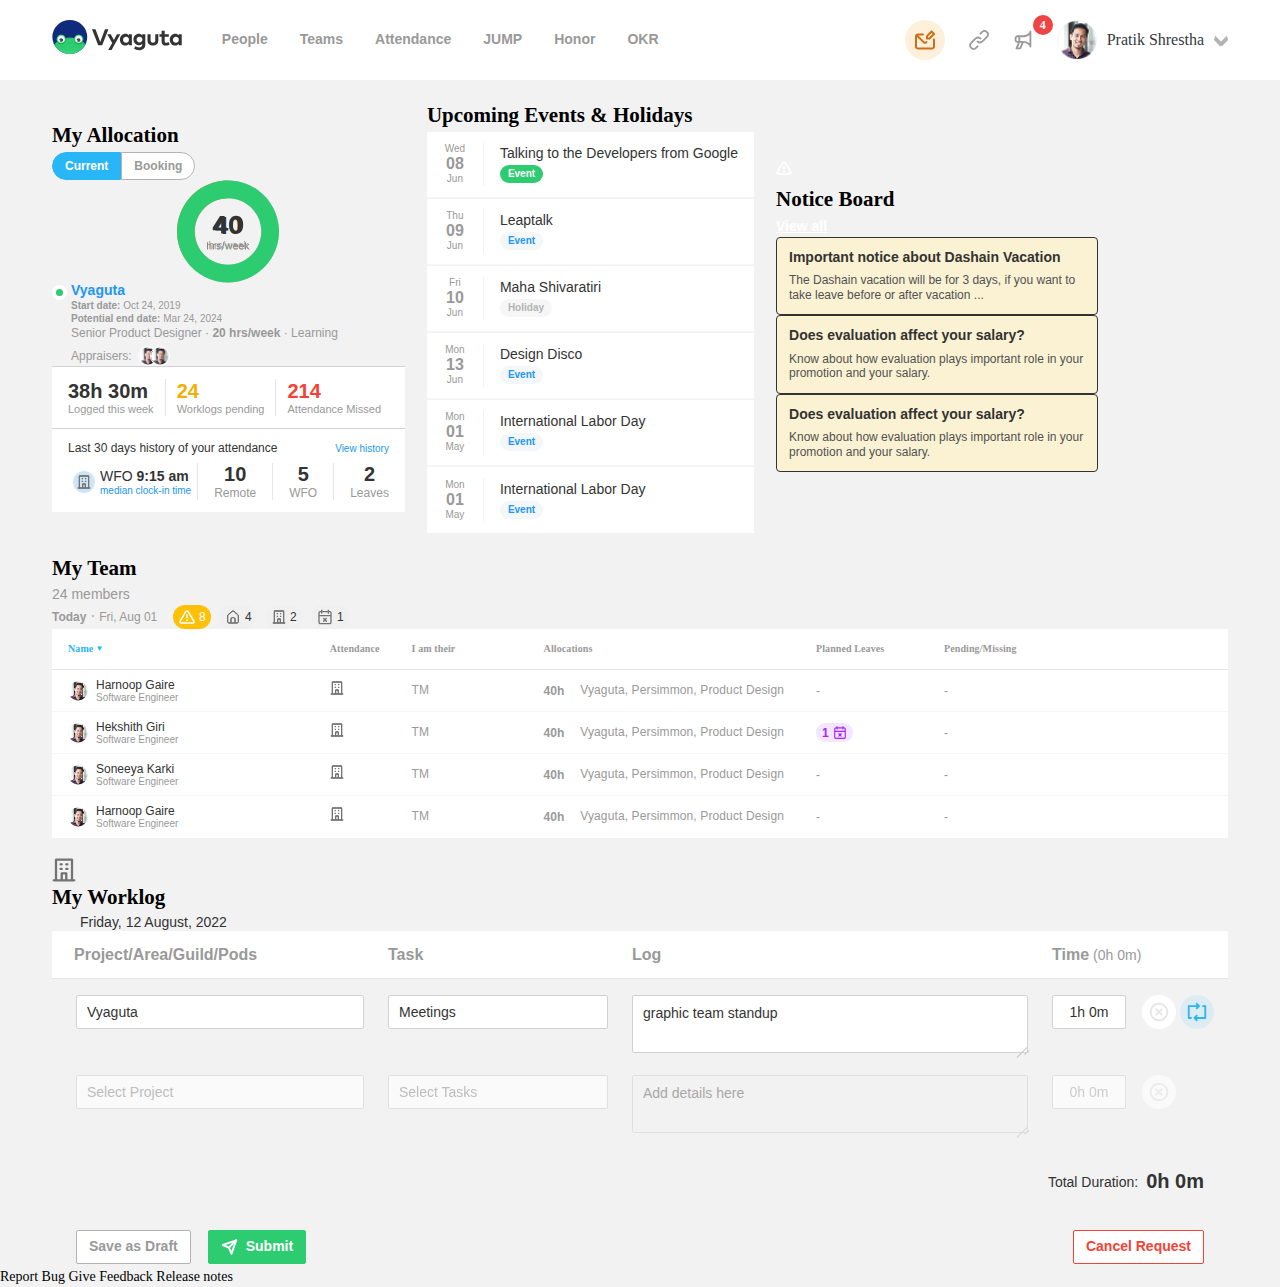
<file: index.html>
<!DOCTYPE html>
<html lang="en">
<head>
    <meta charset="UTF-8">
    <meta name="viewport" content="width=device-width, initial-scale=1.0">
    <title>Vyaguta Homepage Dashboard</title>
    <link rel="icon" href="img/Vyaguta only.svg" type="svg">
    <link rel="stylesheet" href="/css/style.css">


</head>
<body>
    <div class="primary-header-container">
        <div class="header-content">
            <div class="header-start">
                <div class="site-logo">
                    <!-- Add image here -->
                    <img src="/img/vyaguta logo.svg" alt="Vyaguta Logo">
                </div>
                <nav class="main-navigation">
                    <ul class="navigation-links">
                        <li class="navigation-link-item"><a href="#people">People</a></li>
                        <li class="navigation-link-item"><a href="#teams">Teams</a></li>
                        <li class="navigation-link-item"><a href="#attendance">Attendance</a></li>
                        <li class="navigation-link-item"><a href="#jump">JUMP</a></li>
                        <li class="navigation-link-item"><a href="#honor">Honor</a></li>
                        <li class="navigation-link-item"><a href="#okr">OKR</a></li>
                    </ul>
                </nav>
            </div>
            <div class="header-end">
                <a href="#" class="action-button-circular">
                    <img src="/img/message.svg" alt="Edit Icon">
                </a>
                <a href="#" class="action-button">
            
                    <img src="/img/link.svg" alt="Link Icon">
                </a>
                <a href="#" class="action-button notification-indicator">
                    <img src="/img/speaker.svg" alt="Notification Icon">
                    <span class="notification-badge">4</span>
                </a>
                <div class="user-menu">
                    <img src="/img/pp photo.png" alt="User Profile Picture">
                    <span>Pratik Shrestha</span>
                    <img src="/img/dropdown.svg" alt="Dropdown Icon" class="dropdown-arrow">
                </div>
            </div>
        </div>
    </div>

    <main class="page-content">
        <section class="dashboard-layout">
            <article class="allocation-card">
                <header class="card-header">
                    <h2 class="card-title">My Allocation</h2>
                    <div class="toggle-switch">
                        <button class="toggle-option active">Current</button>
                        <button class="toggle-option">Booking</button>
                    </div>
                </header>
                <div class="card-body">
                    <div class="chart-container">

                        <img src="/img/Pie chart 2.svg" alt="Pie Chart">
                        <div class="chart-inner-text">
                            <span class="chart-value">40</span>
                            <span class="chart-label">hrs/week</span>
                        </div>
                    </div>
                    <div class="assignment-list">
                        <div class="assignment-entry">
                            <div class="assignment-color-dot dot-color-green"></div>
                            <div class="assignment-info">
                                <h3 class="assignment-title">Vyaguta</h3>
                                <p class="assignment-timeline">
                                    <span class="timeline-label">Start date:</span>
                                    <span class="timeline-date">Oct 24, 2019</span>
                                </p>
                                <p class="assignment-timeline">
                                    <span class="timeline-label">Potential end date:</span>
                                    <span class="timeline-date">Mar 24, 2024</span>
                                </p>
                                <p class="assignment-role">
                                    Senior Product Designer · <strong>20 hrs/week</strong> · Learning
                                </p>
                                <div class="supervisor-section">
                                    <span class="supervisor-label">Appraisers:</span>
                                    <div class="supervisor-avatar-group">
                                        <img src="/img/pp photo.png" alt="Appraiser 1" class="supervisor-avatar-img">
                                        <img src="/img/pp photo.png" alt="Appraiser 2" class="supervisor-avatar-img">
                                    </div>
                                </div>
                            </div>
                        </div>
        
                    </div>
                </div>
                <div class="key-metrics-section">
                    <div class="metric-item">
                        <span class="metric-value">38h 30m</span>
                        <span class="metric-label">Logged this week</span>
                    </div>
                    <div class="metric-divider"></div>
                    <div class="metric-item">
                        <span class="metric-value color-orange">24</span>
                        <span class="metric-label">Worklogs pending</span>
                    </div>
                    <div class="metric-divider"></div>
                    <div class="metric-item">
                        <span class="metric-value color-red">214</span>
                        <span class="metric-label">Attendance Missed</span>
                    </div>
                </div>
                <div class="check-in-summary">
                    <div class="summary-top">
                        <p class="summary-heading">Last 30 days history of your attendance</p>
                        <a href="#" class="history-link">View history</a>
                    </div>
                    <div class="summary-main">
                        <div class="work-location-status">
                            <div class="work-location-icon-wrapper">
                                <img src="/img/building.svg" alt="Building Icon">
                            </div>
                            <div class="work-location-info">
                                <p class="work-location-time">WFO <strong>9:15 am</strong></p>
                                <p class="average-time-note">median clock-in time</p>
                            </div>
                        </div>
                        <div class="check-in-breakdown">
                            <div class="breakdown-divider"></div>
                            <div class="breakdown-item">
                                <span class="breakdown-value">10</span>
                                <span class="breakdown-label">Remote</span>
                            </div>
                            <div class="breakdown-divider"></div>
                            <div class="breakdown-item">
                                <span class="breakdown-value">5</span>
                                <span class="breakdown-label">WFO</span>
                            </div>
                            <div class="breakdown-divider"></div>
                            <div class="breakdown-item">
                                <span class="breakdown-value">2</span>
                                <span class="breakdown-label">Leaves</span>
                            </div>
                        </div>
                    </div>
                </div>
            </article>

            <article class="grid-item events-holidays-card">
                <header class="card-header">
                    <h2 class="card-title">Upcoming Events & Holidays</h2>
                </header>
                <div class="schedule-list">
                    <div class="schedule-entry">
                        <div class="schedule-date-info">
                            <span class="date-day-abbr">Wed</span>
                            <span class="date-day-num">08</span>
                            <span class="date-month-abbr">Jun</span>
                        </div>
                        <div class="schedule-divider"></div>
                        <div class="schedule-description">
                            <h3 class="schedule-heading">Talking to the Developers from Google</h3>
                            <span class="schedule-label label-type-green">Event</span>
                        </div>
                    </div>
                    <div class="schedule-entry">
                        <div class="schedule-date-info">
                            <span class="date-day-abbr">Thu</span>
                            <span class="date-day-num">09</span>
                            <span class="date-month-abbr">Jun</span>
                        </div>
                        <div class="schedule-divider"></div>
                        <div class="schedule-description">
                            <h3 class="schedule-heading">Leaptalk</h3>
                            <span class="schedule-label label-type-blue">Event</span>
                        </div>
                    </div>
                    <div class="schedule-entry">
                        <div class="schedule-date-info">
                            <span class="date-day-abbr">Fri</span>
                            <span class="date-day-num">10</span>
                            <span class="date-month-abbr">Jun</span>
                        </div>
                        <div class="schedule-divider"></div>
                        <div class="schedule-description">
                            <h3 class="schedule-heading">Maha Shivaratiri</h3>
                            <span class="schedule-label label-type-gray">Holiday</span>
                        </div>
                    </div>
                    <div class="schedule-entry">
                        <div class="schedule-date-info">
                            <span class="date-day-abbr">Mon</span>
                            <span class="date-day-num">13</span>
                            <span class="date-month-abbr">Jun</span>
                        </div>
                        <div class="schedule-divider"></div>
                        <div class="schedule-description">
                            <h3 class="schedule-heading">Design Disco</h3>
                            <span class="schedule-label label-type-blue">Event</span>
                        </div>
                    </div>
                    <div class="schedule-entry">
                        <div class="schedule-date-info">
                            <span class="date-day-abbr">Mon</span>
                            <span class="date-day-num">01</span>
                            <span class="date-month-abbr">May</span>
                        </div>
                        <div class="schedule-divider"></div>
                        <div class="schedule-description">
                            <h3 class="schedule-heading">International Labor Day</h3>
                            <span class="schedule-label label-type-blue">Event</span>
                        </div>
                    </div>
                    <div class="schedule-entry">
                        <div class="schedule-date-info">
                            <span class="date-day-abbr">Mon</span>
                            <span class="date-day-num">01</span>
                            <span class="date-month-abbr">May</span>
                        </div>
                        <div class="schedule-divider"></div>
                        <div class="schedule-description">
                            <h3 class="schedule-heading">International Labor Day</h3>
                            <span class="schedule-label label-type-blue">Event</span>
                        </div>
                    </div>
                </div>
            </article>

            <article class="grid-item notice-board">
                <header class="notice-board-header">
                    <div class="notice-board-title-group">
                        <div class="announcement-icon-wrapper">
                            <img src="img/alert.svg" alt="Announcement Icon">
                        </div>
                        <h2 class="notice-board-title">Notice Board</h2>
                    </div>
                    <a href="#" class="see-all-link">View all</a>
                </header>
                <div class="notice-board-content">
                    <article class="announcement-item">
                        <h3 class="announcement-heading">Important notice about Dashain Vacation</h3>
                        <p class="announcement-summary">
                            The Dashain vacation will be for 3 days, if you want to take leave before or after vacation ...
                        </p>
                    </article>
                    <article class="announcement-item">
                        <h3 class="announcement-heading">Does evaluation affect your salary?</h3>
                        <p class="announcement-summary">
                            Know about how evaluation plays important role in your promotion and your salary.
                        </p>
                    </article>
                    <article class="announcement-item">
                        <h3 class="announcement-heading">Does evaluation affect your salary?</h3>
                        <p class="announcement-summary">
                            Know about how evaluation plays important role in your promotion and your salary.
                        </p>
                    </article>
        </section>

        <section class="team-overview">
            <header class="team-overview-header">
                <div class="team-overview-title-group">
                    <h2 class="team-overview-title">My Team</h2>
                    <span class="overview-member-count">24 members</span>
                </div>
                <div class="overview-status-info">
                    <div class="current-date-display">
                        <span class="date-today-label">Today</span>
                        <span class="date-separator-dot">•</span>
                        <span class="date-full-text">Fri, Aug 01</span>
                    </div>
                    <div class="summary-tags">
                        <div class="summary-tag-item tag-type-alert">
                            <img src="/img/alert.svg" alt="Alert Icon">
                            <span class="tag-count">8</span>
                        </div>
                        <div class="summary-tag-item tag-type-remote">
                            <img src="/img/Home.svg" alt="Remote Icon">
                            <span class="tag-count">4</span>
                        </div>
                        <div class="summary-tag-item tag-type-office">
                            <img src="/img/building.svg" alt="Office Icon">
                            <span class="tag-count">2</span>
                        </div>
                        <div class="summary-tag-item tag-type-leave">
                            <img src="/img/leave.svg" alt="Leave Icon">
                            <span class="tag-count">1</span>
                        </div>
                    </div>
                </div>
            </header>
            <div class="overview-table-wrapper">
                <table class="overview-data-table">
                    <thead>
                        <tr>
                            <th class="column-heading-name" style="width: 100px;">
                                <span>Name</span>
                                <span class="sort-indicator">▼</span>
                            </th>
                            <th style="width: 50px;">Attendance</th>
                            <th style="width: 132px;">I am their</th>
                            <th style="width: 100px;">Allocations</th>
                            <th style="width: 128px;">Planned Leaves</th>
                            <th style="width: 300px;">Pending/Missing</th>
                        </tr>
                    </thead>
                    <tbody>
                        <tr>
                            <td>
                                <div class="team-member-cell">
                                    <img src="/img/pp photo.png" alt="Harnoop Gaire" class="team-member-avatar-img">
                                    <div class="team-member-info">
                                        <div class="team-member-name-text">Harnoop Gaire</div>
                                        <div class="team-member-role-text">Software Engineer</div>
                                    </div>
                                </div>
                            </td>
                            <td>
                                <img src="/img/building.svg" alt="Office Icon">
                            </td>
                            <td>
                                <div class="team-member-relation">TM</div>
                            </td>
                            <td>
                                <div class="team-member-allocation-cell">
                                    <span class="allocation-total-hours">40h</span>
                                    <span class="stat-separator"></span>
                                    <span class="allocation-project-list">Vyaguta, Persimmon, Product Design</span>
                                </div>
                            </td>
                            <td>
                                <div class="team-member-leaves-info">-</div>
                            </td>
                            <td>
                                <div class="team-member-pending-tasks">-</div>
                            </td>
                        </tr>
                        <tr>
                            <td>
                                <div class="team-member-cell">
                                    <img src="/img/pp photo.png" alt="Hekshith Giri" class="team-member-avatar-img">
                                    <div class="team-member-info">
                                        <div class="team-member-name-text">Hekshith Giri</div>
                                        <div class="team-member-role-text">Software Engineer</div>
                                    </div>
                                </div>
                            </td>
                            <td>
                                <img src="/img/building.svg" alt="Office Icon">
                            </td>
                            <td>
                                <div class="team-member-relation">TM</div>
                            </td>
                            <td>
                                <div class="team-member-allocation-cell">
                                    <span class="allocation-total-hours">40h</span>
                                    <span class="stat-separator"></span>
                                    <span class="allocation-project-list">Vyaguta, Persimmon, Product Design</span>
                                </div>
                            </td>
                            <td>
                                <div class="leave-status-badge">
                                    <span class="leave-days-count">1</span>
                                    <img src="/img/calendar cross.svg" alt="leave icon">
                                </div>
                            </td>
                            <td>
                                <div class="team-member-pending-tasks">-</div>
                            </td>
                        </tr>
                        <tr>
                            <td>
                                <div class="team-member-cell">
                                    <img src="img/pp photo.png"Soneeya Karki class="team-member-avatar-img">
                                    <div class="team-member-info">
                                        <div class="team-member-name-text">Soneeya Karki</div>
                                        <div class="team-member-role-text">Software Engineer</div>
                                    </div>
                                </div>
                            </td>
                            <td>
                                <img src="/img/building.svg" alt="Office Icon">
                            </td>
                            <td>
                                <div class="team-member-relation">TM</div>
                            </td>
                            <td>
                                <div class="team-member-allocation-cell">
                                    <span class="allocation-total-hours">40h</span>
                                    <span class="stat-separator"></span>
                                    <span class="allocation-project-list">Vyaguta, Persimmon, Product Design</span>
                                </div>
                            </td>
                            <td>
                                <div class="team-member-leaves-info">-</div>
                            </td>
                            <td>
                                <div class="team-member-pending-tasks">-</div>
                            </td>
                        </tr>
                        <tr>
                            <td>
                                <div class="team-member-cell">
                                    <img src="img/pp photo.png" alt="Harnoop Gaire" class="team-member-avatar-img">
                                    <div class="team-member-info">
                                        <div class="team-member-name-text">Harnoop Gaire</div>
                                        <div class="team-member-role-text">Software Engineer</div>
                                    </div>
                                </div>
                            </td>
                            <td>
                                <img src="img/building.svg" alt="Office Icon">
                            </td>
                            <td>
                                <div class="team-member-relation">TM</div>
                            </td>
                            <td>
                                <div class="team-member-allocation-cell">
                                    <span class="allocation-total-hours">40h</span>
                                    <span class="stat-separator"></span>
                                    <span class="allocation-project-list">Vyaguta, Persimmon, Product Design</span>
                                </div>
                            </td>
                            <td>
                                <div class="team-member-leaves-info">-</div>
                            </td>
                            <td>
                                <div class="team-member-pending-tasks">-</div>
                            </td>
                        </tr>
                    </tbody>
                </table>
            </div>
        </section>

        <section class="worklog-section">
            <header class="worklog-header">
                <div class="worklog-title-group">
                    <div class="worklog-header-icon">
                        <img style="height:24px;" src="img/building.svg" alt="Worklog Icon">
                    </div>
                    <h2 class="worklog-title">My Worklog</h2>
                </div>
                <div class="worklog-current-date">Friday, 12 August, 2022</div>
            </header>
            <form class="worklog-entry-form">
                <div class="form-column-titles">
                    <div class="form-column-title project-header">
                        <span>Project/Area/Guild/Pods</span>
                    </div>
                    <div class="form-column-title task-header">
                        <span>Task</span>
                    </div>
                    <div class="form-column-title log-header">
                        <span>Log</span>
                    </div>
                    <div class="form-column-title time-column-title">
                        <span>Time</span>
                        <span class="time-column-total">(0h 0m)</span>
                    </div>
                </div>
                <div class="form-entry-rows">
                    <div class="form-entry-row">
                        <div class="form-input-group input-group-project">
                            <select class="dropdown-select">
                                <option>Vyaguta</option>
                                <option>Other Project</option>
                            </select>
                        </div>
                        <div class="form-input-group input-group-task">
                            <select class="dropdown-select">
                                <option>Meetings</option>
                                <option>Development</option>
                                <option>Design</option>
                            </select>
                        </div>
                        <div class="form-input-group input-group-log">
                            <textarea class="textarea-input" rows="2">graphic team standup</textarea>
                            <div class="textarea-handle"></div>
                        </div>
                        <div class="form-input-group input-group-time">
                            <input type="text" class="text-input time-input" value="1h 0m">
                            <div class="row-action-buttons">
                                <button type="button" class="row-action-button button-delete">
                                    <img src="img/cancel.svg" alt="Delete Icon">
                                </button>
                                <button type="button" class="row-action-button button-duplicate">
                                    <img src="/img/repeat.svg" alt="Duplicate Icon">
                                </button>
                            </div>
                        </div>
                    </div>
                    <div class="form-entry-row form-row-empty">
                        <div class="form-input-group input-group-project">
                            <select class="dropdown-select is-placeholder">
                                <option>Select Project</option>
                            </select>
                        </div>
                        <div class="form-input-group input-group-task">
                            <select class="dropdown-select is-placeholder">
                                <option>Select Tasks</option>
                            </select>
                        </div>
                        <div class="form-input-group input-group-log">
                            <textarea class="textarea-input is-placeholder" rows="2" placeholder="Add details here"></textarea>
                            <div class="textarea-handle"></div>
                        </div>
                        <div class="form-input-group input-group-time">
                            <input type="text" class="text-input time-input is-placeholder" value="0h 0m" readonly>
                            <div class="row-action-buttons">
                                <button type="button" class="row-action-button button-delete">
                                    <img src="/img/cancel.svg" alt="Delete Icon">
                                </button>
                                <button type="button" class="row-action-button button-duplicate is-disabled">
                                </button>
                            </div>
                        </div>
                    </div>
                </div>
                <div class="worklog-summary-total">
                    <div class="summary-total-label">Total Duration:</div>
                    <div class="summary-total-value">0h 0m</div>
                </div>
                <div class="worklog-form-controls">
                    <div class="main-form-actions">
                        <button type="button" class="button-base button-secondary-draft">Save as Draft</button>
                        <button type="submit" class="button-base button-primary-submit">
                            <img src="/img/submit button icon.svg" alt="Submit Icon">
                            Submit
                        </button>
                    </div>
                    <div class="auxiliary-form-actions">
                        <button type="button" class="button-base button-tertiary-cancel">Cancel Request</button>
                    </div>
                </div>
            </form>
        </section>
    </main>

    <footer class="page-footer">
        <div class="footer-links">
            <a href="#">Report Bug</a>
            <a href="#">Give Feedback</a>
            <a href="#">Release notes</a>
        </div>
    </footer>
</body>
</html>
</file>
<file: css/style.css>
* {
    margin: 0;
    padding: 0;
    box-sizing: border-box;
}

body {
    font-family: 'Inter';
    font-size: 14px;
    line-height: 1.5;
    background-color: #f2f2f2;
}

ul {
    list-style: none;
}

a {
    text-decoration: none;
    color: inherit;
}

button {
    border: none;
    background: none;
    cursor: pointer;
    font-family: inherit;
}

.primary-header-container {
    background-color: white;
    display: flex;
    justify-content: center;
    width: 100%;
}

.header-content {
    position: relative;
    display: flex;
    align-items: center;
    height: 80px;
    width: 1176px;
    gap: 50px;
}

.header-start {
    position: absolute;
    display: flex;
    left: 0px;
    gap: 40px;
    align-items: center;
}

.site-logo img {
    width: 129.81px;
    height: 34.84px;
    top: 17.58px;
}

.main-navigation {}

.navigation-links {
    display: flex;
    gap: 32px;
    align-items: center;
}

.navigation-link-item a {
    font-family: 'Inter', sans-serif;
    font-weight: 600;
    font-size: 14px;
    color: #999999;
    transition: color 0.2s ease;
    padding: 8px 0;
}

.navigation-link-item a:hover,
.navigation-link-item a:focus {
    color: #333333;
    outline: none;
}

.header-end {
    position: absolute;
    right: 0px;
    display: flex;
    align-items: center;
    height: 100%;
    gap: 24px;
}

.action-button,
.action-button-circular {
    text-decoration: none;
    display: flex;
    align-items: center;
    justify-content: center;
}

.action-button img,
.action-button-circular img {
    height: 20px;
    width: 20px;
}

.action-button-circular {
    width: 40px;
    height: 40px;
    background-color: #fff0db;
    border-radius: 50%;
}

.notification-indicator {
    position: relative;
}

.notification-badge {
    position: absolute;
    top: -15px;
    right: -20px;
    background-color: #ef4444;
    color: white;
    border-radius: 50%;
    width: 20px;
    height: 20px;
    display: flex;
    align-items: center;
    justify-content: center;
    font-size: 12px;
    font-weight: bold;
}

.user-menu {
    display: flex;
    align-items: center;
    gap: 10px;
    cursor: pointer;
}

.user-menu img {
    width: 40px;
    height: 40px;
    border-radius: 50%;
    color: #343a40;
    object-fit: cover;
}

.user-menu span {
    font-size: 16px;
    color: #343a40;
    font-weight: 500;
}

.user-menu .dropdown-arrow {
    width: 14px;
    height: 14px;
}

.page-content {
    position: relative;
    display: flex;
    flex-direction: column;
    gap: 20px;
    width: 1176px;
    margin: 0 auto;
    top: 20px;
}

.dashboard-layout {
    display: flex;
    gap: 22px;
    width: 100%;
    align-items: center;
}

.content-section {
    border-radius: 2px;
    width: 100%;
}

button:focus-visible,
a:focus-visible {
    outline: 2px solid #4A90E2;
    outline-offset: 2px;
}

.events-schedule-widget {
    background-color: #ffffff;
    width: 397px;
    height: 408px;
    border-radius: 2px;
    box-shadow: 0px 2px 2px 0px rgba(204, 197, 197, 0.25);
    display: flex;
    flex-direction: column;
}

.widget-top-bar {
    background-color: #ffffff;
    height: 48px;
    border-bottom: 1px solid #e6e6e6;
    border-radius: 4px 4px 0 0;
    display: flex;
    align-items: center;
    padding: 16px;
}

.widget-heading {
    font-family: 'Inter', sans-serif;
    font-weight: 700;
    font-size: 16px;
    color: #333333;
    line-height: normal;
}

.schedule-list {
    display: flex;
    flex-direction: column;
    gap: 1px;
    flex: 1;
    overflow-y: scroll;
}

.schedule-entry {
    background-color: #ffffff;
    padding: 10px 16px;
    display: flex;
    align-items: center;
    gap: 16px;
    height: 66px;
    border-bottom: 1px solid #f6f6f6;
}

.schedule-entry:last-child {
    border-bottom: none;
}

.schedule-date-info {
    display: flex;
    flex-direction: column;
    align-items: center;
    text-align: center;
    width: 24px;
    flex-shrink: 0;
}

.date-day-abbr {
    font-family: 'Inter', sans-serif;
    font-weight: 500;
    font-size: 10px;
    color: #999999;
    line-height: 1;
    margin-bottom: 2px;
}

.date-day-num {
    font-family: 'Inter', sans-serif;
    font-weight: 600;
    font-size: 16px;
    color: #999999;
    line-height: 1;
    margin-bottom: 2px;
}

.date-month-abbr {
    font-family: 'Inter', sans-serif;
    font-weight: 500;
    font-size: 10px;
    color: #999999;
    line-height: 1;
}

.schedule-divider {
    width: 1px;
    height: 43px;
    background-color: #f2f2f2;
    flex-shrink: 0;
}

.schedule-description {
    display: flex;
    flex-direction: column;
    gap: 4px;
    flex: 1;
}

.schedule-heading {
    font-family: 'Inter', sans-serif;
    font-weight: 500;
    font-size: 14px;
    color: #333333;
    line-height: normal;
    margin: 0;
}

.schedule-label {
    font-family: 'Inter', sans-serif;
    font-weight: 600;
    font-size: 10px;
    padding: 8px;
    border-radius: 91px;
    display: inline-block;
    text-align: center;
    line-height: 1;
    width: fit-content;
    height: 18px;
    display: flex;
    align-items: center;
    justify-content: center;
}

.label-type-green {
    background-color: #2ecc71;
    color: #ffffff;
}

.label-type-blue {
    background-color: #f4f7f9;
    color: #2196f3;
}

.label-type-gray {
    background-color: #f6f6f6;
    color: #b3b3b3;
}

.my-allocation-module {
    background-color: #ffffff;
    width: 380px;
    height: 407px;
    border-radius: 2px;
    box-shadow: 0px 2px 2px 0px rgba(204, 197, 197, 0.25);
    display: flex;
    flex-direction: column;
}

.module-top-bar {
    background-color: #ffffff;
    height: 48px;
    border-bottom: 1px solid #e6e6e6;
    border-radius: 4px 4px 0 0;
    display: flex;
    align-items: center;
    justify-content: space-between;
    padding: 16px;
}

.module-heading {
    font-weight: 700;
    font-size: 16px;
    color: #333333;
    line-height: normal;
}

.toggle-switch {
    display: flex;
    border-radius: 18px;
    overflow: hidden;
}

.toggle-option {
    padding: 6px 12px;
    font-family: 'Inter', sans-serif;
    font-weight: 600;
    font-size: 12px;
    border: 0.722px solid;
    transition: all 0.2s ease;
    cursor: pointer;
}

.toggle-option.active {
    background-color: #29b6f6;
    color: #ffffff;
    border-color: #29b6f6;
    border-radius: 18px 0 0 18px;
}

.toggle-option:not(.active) {
    background-color: #ffffff;
    color: #999999;
    border-color: #b3b3b3;
    border-radius: 0 18px 18px 0;
}

.module-main-content {
    display: flex;
    gap: 20px;
    padding: 12px 16px;
    align-items: center;
}

.chart-container {
    position: relative;
    display: flex;
    align-items: center;
    justify-content: center;
}

.chart-inner-text {
    position: absolute;
    display: flex;
    flex-direction: column;
    align-items: center;
    justify-content: center;
}

.chart-value {
    font-family: 'Inter', sans-serif;
    font-weight: 700;
    font-size: 24px;
    color: #333333;
    line-height: normal;
}

.chart-label {
    font-family: 'Inter', sans-serif;
    font-weight: 400;
    font-size: 10px;
    color: #999999;
    line-height: normal;
}

.assignment-list {
    display: flex;
    flex-direction: column;
    gap: 16px;
    flex: 1;
    max-height: 185px;
    overflow-y: auto;
}

.assignment-entry {
    display: flex;
    gap: 4px;
    align-items: flex-start;
    position: relative;
}

.assignment-color-dot {
    width: 15px;
    height: 15px;
    border-radius: 50%;
    border: 4px solid #ffffff;
    margin-top: 2px;
}

.dot-color-green {
    background-color: #2ECC71;
}

.dot-color-blue {
    background-color: #102B7B;
}

.assignment-info {
    display: flex;
    flex-direction: column;
    gap: 2px;
    flex: 1;
}

.assignment-title {
    font-family: 'Inter', sans-serif;
    font-weight: 600;
    font-size: 14px;
    color: #2196f3;
    line-height: 1.12;
    margin: 0;
}

.assignment-timeline {
    font-family: 'Inter', sans-serif;
    font-size: 10px;
    color: #999999;
    line-height: normal;
    margin: 0;
}

.timeline-label {
    font-weight: 600;
}

.timeline-date {
    font-weight: 400;
}

.assignment-role {
    font-family: 'Inter', sans-serif;
    font-size: 12px;
    color: #999999;
    line-height: normal;
    margin: 0;
}

.supervisor-section {
    display: flex;
    align-items: center;
    gap: 6px;
    margin-top: 4px;
}

.supervisor-label {
    font-family: 'Inter', sans-serif;
    font-size: 12px;
    color: #999999;
    font-weight: 400;
}

.supervisor-avatar-group {
    display: flex;
    gap: -8px;
}

.supervisor-avatar-img {
    width: 20px;
    height: 20px;
    border-radius: 50%;
    object-fit: cover;
    margin-left: -8px;
    border: 1px solid #ffffff;
}

.supervisor-avatar-img:first-child {
    margin-left: 0;
}

.key-metrics-section {
    background-color: #ffffff;
    padding: 12px 16px;
    border-top: 1px solid #d2d2d2;
    border-bottom: 1px solid #d2d2d2;
    display: flex;
    align-items: center;
    gap: 11px;
}

.metric-item {
    display: flex;
    flex-direction: column;
    text-align: left;
}

.metric-value {
    font-family: 'Inter', sans-serif;
    font-weight: 700;
    font-size: 20px;
    color: #333333;
    line-height: normal;
}

.metric-value.color-orange {
    color: #f5af00;
}

.metric-value.color-red {
    color: #f44336;
}

.metric-label {
    font-family: 'Inter', sans-serif;
    font-weight: 400;
    font-size: 11px;
    color: #999999;
    line-height: normal;
}

.metric-divider {
    width: 1px;
    height: 37px;
    background-color: #e6e6e6;
}

.check-in-summary {
    background-color: #ffffff;
    padding: 12px 16px;
    flex: 1;
}

.summary-top {
    display: flex;
    justify-content: space-between;
    align-items: center;
    margin-bottom: 8px;
}

.summary-heading {
    font-family: 'Inter', sans-serif;
    font-weight: 400;
    font-size: 12px;
    color: #333333;
    line-height: normal;
}

.history-link {
    font-family: 'Inter', sans-serif;
    font-weight: 400;
    font-size: 10px;
    color: #2196f3;
    line-height: normal;
    text-decoration: none;
}

.summary-main {
    display: flex;
    align-items: center;
    gap: 2px;
}

.work-location-status {
    background-color: #ffffff;
    border-radius: 4px;
    padding: 4px;
    display: flex;
    align-items: center;
    gap: 4px;
}

.work-location-icon-wrapper {
    width: 24px;
    height: 24px;
    border-radius: 50%;
    background-color: #CFE4F4;
    border: 1px solid #ffffff;
    display: flex;
    align-items: center;
    justify-content: center;
    position: relative;
}

.office-icon {
    font-size: 12px;
    color: #081743;
}

.work-location-info {
    display: flex;
    flex-direction: column;
}

.work-location-time {
    font-family: 'Inter', sans-serif;
    font-weight: 400;
    font-size: 14px;
    color: #333333;
    line-height: 1.3;
    margin: 0;
}

.average-time-note {
    font-family: 'Inter', sans-serif;
    font-weight: 400;
    font-size: 10px;
    color: #2196f3;
    line-height: normal;
    margin: 0;
}

.check-in-breakdown {
    display: flex;
    align-items: center;
    gap: 16px;
}

.breakdown-divider {
    width: 1px;
    height: 37px;
    background-color: #e6e6e6;
}

.breakdown-item {
    display: flex;
    flex-direction: column;
    align-items: center;
    text-align: center;
}

.breakdown-value {
    font-family: 'Inter', sans-serif;
    font-weight: 700;
    font-size: 20px;
    color: #333333;
    line-height: normal;
}

.breakdown-label {
    font-family: 'Inter', sans-serif;
    font-weight: 400;
    font-size: 12px;
    color: #999999;
    line-height: normal;
}

.announcement-panel {
    background: linear-gradient(135deg, #2d47a6 0%, #4a7c59 100%);
    width: 355px;
    height: 408px;
    border-radius: 2px;
    display: flex;
    flex-direction: column;
    overflow: hidden;
}

.panel-top-bar {
    background-color: transparent;
    height: 48px;
    border-bottom: 1px solid #e6e6e6;
    border-radius: 4px 4px 0 0;
    display: flex;
    align-items: center;
    justify-content: space-between;
    padding: 0 16px;
}

.panel-heading-group {
    display: flex;
    align-items: center;
    gap: 8px;
}

.announcement-icon-wrapper {
    width: 24px;
    height: 24px;
    flex-shrink: 0;
}

.panel-heading {
    font-family: 'Inter', sans-serif;
    font-weight: 700;
    font-size: 16px;
    color: #ffffff;
    line-height: normal;
    margin: 0;
}

.see-all-link {
    font-family: 'Inter', sans-serif;
    font-weight: 600;
    font-size: 14px;
    color: #ffffff;
    text-decoration: underline;
    line-height: normal;
}

.panel-main-content {
    display: flex;
    flex-direction: column;
    gap: 8px;
    padding: 16px;
    flex: 1;
    overflow-y: auto;
}

.announcement-item {
    background-color: #fbf2d3;
    border: 1px solid #333333;
    border-radius: 4px;
    padding: 12px;
    display: flex;
    flex-direction: column;
    gap: 8px;
    width: 322px;
    flex-shrink: 0;
}

.announcement-heading {
    font-family: 'Inter', sans-serif;
    font-weight: 600;
    font-size: 14px;
    color: #333333;
    line-height: 1.12;
    margin: 0;
}

.announcement-summary {
    font-family: 'Inter', sans-serif;
    font-weight: 400;
    font-size: 12px;
    color: #515151;
    line-height: 1.2;
    margin: 0;
}

.team-overview-module {
    background-color: #ffffff;
    border-radius: 4px;
    box-shadow: 0px 2px 2px 0px rgba(204, 197, 197, 0.25);
    display: flex;
    flex-direction: column;
    width: 100%;
    border: 1px solid #E0E0E0;
}

.overview-top-bar {
    background-color: #ffffff;
    border-bottom: 1px solid #e6e6e6;
    display: flex;
    align-items: center;
    justify-content: space-between;
    padding: 12px 16px;
    height: 48px;
    box-sizing: border-box;
}

.overview-heading-group {
    display: flex;
    align-items: center;
    gap: 8px;
}

.overview-heading {
    font-family: 'Inter', sans-serif;
    font-weight: 700;
    font-size: 16px;
    color: #333333;
    line-height: normal;
    margin: 0;
}

.overview-member-count {
    font-family: 'Inter', sans-serif;
    font-weight: 400;
    font-size: 14px;
    color: #999999;
    line-height: 1.3;
}

.overview-status-info {
    display: flex;
    align-items: center;
    gap: 16px;
}

.current-date-display {
    display: flex;
    align-items: center;
    gap: 5px;
}

.date-today-label {
    font-family: 'Inter', sans-serif;
    font-weight: 600;
    font-size: 12px;
    color: #999999;
    line-height: normal;
}

.date-separator-dot {
    color: #B3B3B3;
    font-size: 8px;
}

.date-full-text {
    font-family: 'Inter', sans-serif;
    font-weight: 400;
    font-size: 12px;
    color: #999999;
    line-height: normal;
}

.summary-tags {
    display: flex;
    gap: 8px;
    align-items: center;
}

.summary-tag-item {
    display: flex;
    align-items: center;
    justify-content: center;
    gap: 4px;
    padding: 4px 8px;
    border-radius: 12px;
    height: 24px;
    box-sizing: border-box;
}

.tag-type-alert {
    background-color: #FFC107;
    color: white;
    padding: 4px;
    width: 38px;
}

.tag-type-remote,
.tag-type-office,
.tag-type-leave {
    background-color: #f0f0f0;
    padding: 4px;
    width: 38px;
}

.tag-icon {
    font-size: 16px;
    line-height: 1;
}

.tag-count {
    font-family: 'Inter', sans-serif;
    font-weight: 400;
    font-size: 12px;
    line-height: 1;
}

.tag-type-alert .tag-count {
    color: #ffffff;
}

.tag-type-remote .tag-count,
.tag-type-office .tag-count,
.tag-type-leave .tag-count {
    color: #333333;
}

.overview-table-wrapper {
    width: 100%;
    overflow-x: auto;
}

table.overview-data-table {
    width: 100%;
    border-collapse: collapse;
}

table.overview-data-table thead {
    background-color: #ffffff;
    border-bottom: 1px solid #e6e6e6;
}

table.overview-data-table th,
table.overview-data-table td {
    padding: 8px 16px;
    text-align: left;
    vertical-align: middle;
}

table.overview-data-table th {
    font-family: 'Inter';
    font-weight: 600;
    font-size: 10px;
    color: #999999;
    line-height: 1.12;
    letter-spacing: 0.1px;
    height: 40px;
    box-sizing: border-box;
    white-space: nowrap;
}

table.overview-data-table th.column-heading-name {
    color: #29b6f6;
    display: flex;
    align-items: center;
    gap: 2px;
}

.sort-indicator {
    font-size: 8px;
}

table.overview-data-table tbody tr {
    background-color: #ffffff;
    border-bottom: 1px solid #f6f6f6;
    height: 42px;
    box-sizing: border-box;
}

table.overview-data-table tbody tr:last-child {
    border-bottom: none;
}

.team-member-cell {
    display: flex;
    align-items: center;
    gap: 8px;
}

.team-member-avatar-img {
    width: 20px;
    height: 20px;
    border-radius: 50%;
}

.team-member-info {
    display: flex;
    flex-direction: column;
}

.team-member-name-text {
    font-family: 'Inter', sans-serif;
    font-weight: 400;
    font-size: 12px;
    color: #333333;
    line-height: normal;
}

.team-member-role-text {
    font-family: 'Inter', sans-serif;
    font-weight: 400;
    font-size: 10px;
    color: #999999;
    line-height: normal;
}

.team-member-relation {
    font-family: 'Inter', sans-serif;
    font-weight: 400;
    font-size: 12px;
    color: #999999;
    line-height: 1.3;
}

.team-member-allocation-cell {
    display: flex;
    align-items: center;
    gap: 8px;
}

.allocation-total-hours {
    font-family: 'Inter', sans-serif;
    font-weight: 600;
    font-size: 12px;
    color: #999999;
    line-height: normal;
}

.allocation-project-list {
    font-family: 'Inter', sans-serif;
    font-weight: 400;
    font-size: 12px;
    color: #999999;
    line-height: 1.3;
    letter-spacing: 0.12px;
    white-space: nowrap;
}

.team-member-leaves-info,
.team-member-pending-tasks {
    font-family: 'Inter', sans-serif;
    font-weight: 400;
    font-size: 12px;
    color: #999999;
    line-height: normal;
}

.leave-status-badge {
    background-color: #F2E7FE;
    border-radius: 11px;
    padding: 2px 6px;
    display: flex;
    align-items: center;
    gap: 4px;
    width: fit-content;
}

.leave-days-count {
    font-family: 'Inter', sans-serif;
    font-weight: 600;
    font-size: 12px;
    color: #AB22FF;
    line-height: normal;
}

.leave-status-icon {
    font-size: 14px;
    color: #AB22FF;
}

.worklog-module {
    background-color: #ffffff;
    border-radius: 2px;
    box-shadow: 0px 5px 15px 0px rgba(145, 166, 180, 0.1);
    display: flex;
    flex-direction: column;
    width: 100%;
}

.worklog-top-bar {
    background-color: #ffffff;
    border-bottom: 1px solid #e6e6e6;
    display: flex;
    align-items: center;
    justify-content: space-between;
    padding: 22px;
    height: 72px;
}

.worklog-heading-group {
    display: flex;
    align-items: center;
    gap: 4px;
}

.worklog-header-icon {
    width: 24px;
    height: 24px;
}

.worklog-heading {
    font-family: 'Inter', sans-serif;
    font-weight: 600;
    font-size: 20px;
    color: #263238;
    line-height: normal;
    margin: 0;
}

.worklog-current-date {
    font-family: 'Inter', sans-serif;
    font-weight: 400;
    font-size: 14px;
    color: #333333;
    line-height: 1.31;
    padding-left: 28px;
}

.worklog-entry-form {
    display: flex;
    flex-direction: column;
    width: 100%;
}

.form-column-titles {
    background-color: #ffffff;
    border-bottom: 1px solid #e6e6e6;
    display: grid;
    grid-template-columns: 314px 244px 420px 140px;
    align-items: center;
    padding: 14px 22px;
    height: 48px;
}

.form-column-title {
    font-family: 'Inter', sans-serif;
    font-weight: 600;
    font-size: 16px;
    color: #999999;
    line-height: normal;
}

.time-column-title {
    display: flex;
    align-items: baseline;
    gap: 4px;
}

.time-column-total {
    font-family: 'Inter', sans-serif;
    font-weight: 400;
    font-size: 14px;
    color: #999999;
    line-height: normal;
}

.form-entry-rows {
    border-bottom: 1px solid #f2f2f2;
    padding: 16px 24px;
    display: flex;
    flex-direction: column;
    gap: 16px;
}

.form-entry-row {
    display: grid;
    grid-template-columns: 288px 220px 396px 158px;
    gap: 24px;
    align-items: flex-start;
    min-height: 58px;
}

.form-row-empty {
    opacity: 0.6;
}

.form-input-group {
    position: relative;
}

.input-group-project {
    width: 288px;
}

.input-group-task {
    width: 220px;
}

.input-group-log {
    width: 396px;
}

.input-group-time {
    width: 158px;
    display: flex;
    align-items: flex-start;
    gap: 4px;
    position: relative;
}

.dropdown-select {
    width: 100%;
    height: 34px;
    background-color: #ffffff;
    border: 1px solid #d2d2d2;
    border-radius: 2px;
    padding: 0 40px 0 10px;
    font-family: 'Inter', sans-serif;
    font-weight: 400;
    font-size: 14px;
    color: #333333;
    line-height: 1.3;
    appearance: none;
}

.dropdown-select.is-placeholder {
    color: #999999;
}

.textarea-input {
    width: 100%;
    height: 58px;
    background-color: #ffffff;
    border: 1px solid #d2d2d2;
    border-radius: 2px;
    padding: 8px 10px;
    font-family: 'Inter', sans-serif;
    font-weight: 400;
    font-size: 14px;
    color: #333333;
    line-height: 1.3;
    resize: none;
    position: relative;
}

.textarea-input.is-placeholder {
    background-color: #f2f2f2;
    color: #d2d2d2;
}

.textarea-handle {
    position: absolute;
    bottom: 2.34px;
    right: -4.4px;
    width: 14px;
    height: 14px;
    pointer-events: none;
}

.textarea-handle::before,
.textarea-handle::after {
    content: '';
    position: absolute;
    background-color: #c4c4c4;
    height: 1.414px;
    transform: rotate(315deg);
}

.textarea-handle::before {
    width: 14.141px;
    bottom: 3.22px;
    right: 3.22px;
}

.textarea-handle::after {
    width: 5.657px;
    bottom: 3.22px;
    right: 3.22px;
}

.text-input {
    width: 74px;
    height: 34px;
    background-color: #ffffff;
    border: 1px solid #d2d2d2;
    border-radius: 2px;
    padding: 8px 10px;
    font-family: 'Inter', sans-serif;
    font-weight: 400;
    font-size: 14px;
    color: #333333;
    line-height: 1.3;
    text-align: center;
}

.text-input.is-placeholder {
    color: #b3b3b3;
}

.row-action-buttons {
    display: flex;
    gap: 4px;
    margin-left: 12px;
    align-items: flex-start;
    margin-top: 0;
}

.row-action-button {
    width: 34px;
    height: 34px;
    border-radius: 17px;
    display: flex;
    align-items: center;
    justify-content: center;
    transition: all 0.2s ease;
    cursor: pointer;
}

.button-delete {
    background-color: #ffffff;
}

.button-duplicate {
    background-color: rgba(41, 182, 246, 0.1);
}

.button-duplicate.is-disabled {
    opacity: 0;
    pointer-events: none;
}

.row-action-button svg {
    width: 22px;
    height: 22px;
}

.row-action-button:hover {
    transform: scale(1.05);
}

.worklog-summary-total {
    display: flex;
    align-items: center;
    justify-content: flex-end;
    gap: 8px;
    padding: 14px 24px;
    border-bottom: 1px solid #f2f2f2;
}

.summary-total-label {
    font-family: 'Inter', sans-serif;
    font-weight: 400;
    font-size: 14px;
    color: #333333;
    line-height: 1.3;
}

.summary-total-value {
    font-family: 'Inter', sans-serif;
    font-weight: 600;
    font-size: 20px;
    color: #333333;
    line-height: normal;
}

.worklog-form-controls {
    display: flex;
    align-items: center;
    justify-content: space-between;
    padding: 22px 24px;
}

.main-form-actions {
    display: flex;
    gap: 17px;
    align-items: center;
}

.auxiliary-form-actions {
    display: flex;
    align-items: center;
}

.button-base {
    font-family: 'Inter', sans-serif;
    font-weight: 600;
    font-size: 14px;
    line-height: 1.12;
    padding: 8px 12px;
    border-radius: 2px;
    border: 1px solid;
    cursor: pointer;
    transition: all 0.2s ease;
    display: flex;
    align-items: center;
    gap: 8px;
}

.button-secondary-draft {
    background-color: #ffffff;
    color: #999999;
    border-color: #b3b3b3;
}

.button-secondary-draft:hover {
    background-color: #f9f9f9;
}

.button-primary-submit {
    background-color: #2ecc71;
    color: #ffffff;
    border-color: #2ecc71;
}

.button-primary-submit:hover {
    background-color: #27ae60;
}

.button-tertiary-cancel {
    background-color: #ffffff;
    color: #f44336;
    border-color: #f44336;
}

.button-tertiary-cancel:hover {
    background-color: #fff5f5;
}

.floating-action-menu {
    position: fixed;
    top: 50%;
    right: 140px;
    transform: translateY(-50%);
    z-index: 1000;
}

.floating-action-menu ul {
    list-style: none;
    padding: 0;
    margin: 100;
    display: flex;
    flex-direction: column;
    align-items: flex-end;
    gap: 18px;
}

.floating-action-menu a {
    display: flex;
    align-items: center;
    justify-content: flex-end;
    height: 56px;
    width: 56px;
    border-radius: 28px;
    background-color: transparent;
    text-decoration: none;
    overflow: hidden;
    transition: width 0.3s ease-out, background-color 0.3s ease-out;
}

.menu-item-label {
    color: white;
    font-size: 16px;
    font-weight: 500;
    white-space: nowrap;
    padding-left: 24px;
    padding-right: 16px;
}

.menu-item-icon-wrapper {
    width: 56px;
    height: 56px;
    flex-shrink: 0;
    border-radius: 50%;
    display: flex;
    justify-content: center;
    align-items: center;
    background-color: #fff;
    box-shadow: 0 0 15px 4px rgba(28, 28, 30, 0.7);
}

.floating-action-menu a.active .menu-item-icon-wrapper {
    background-color: #34c759;
    box-shadow: 0 0 15px rgba(52, 199, 89, 0.5);
}

.floating-action-menu li:hover > a {
    width: 260px;
    background-color: #0091ff;
}

.floating-action-menu li:hover .menu-item-icon-wrapper {
    box-shadow: none;
}

.floating-action-menu li:hover > a:not(.active) i {
    color: #0091ff;
}
</file>
